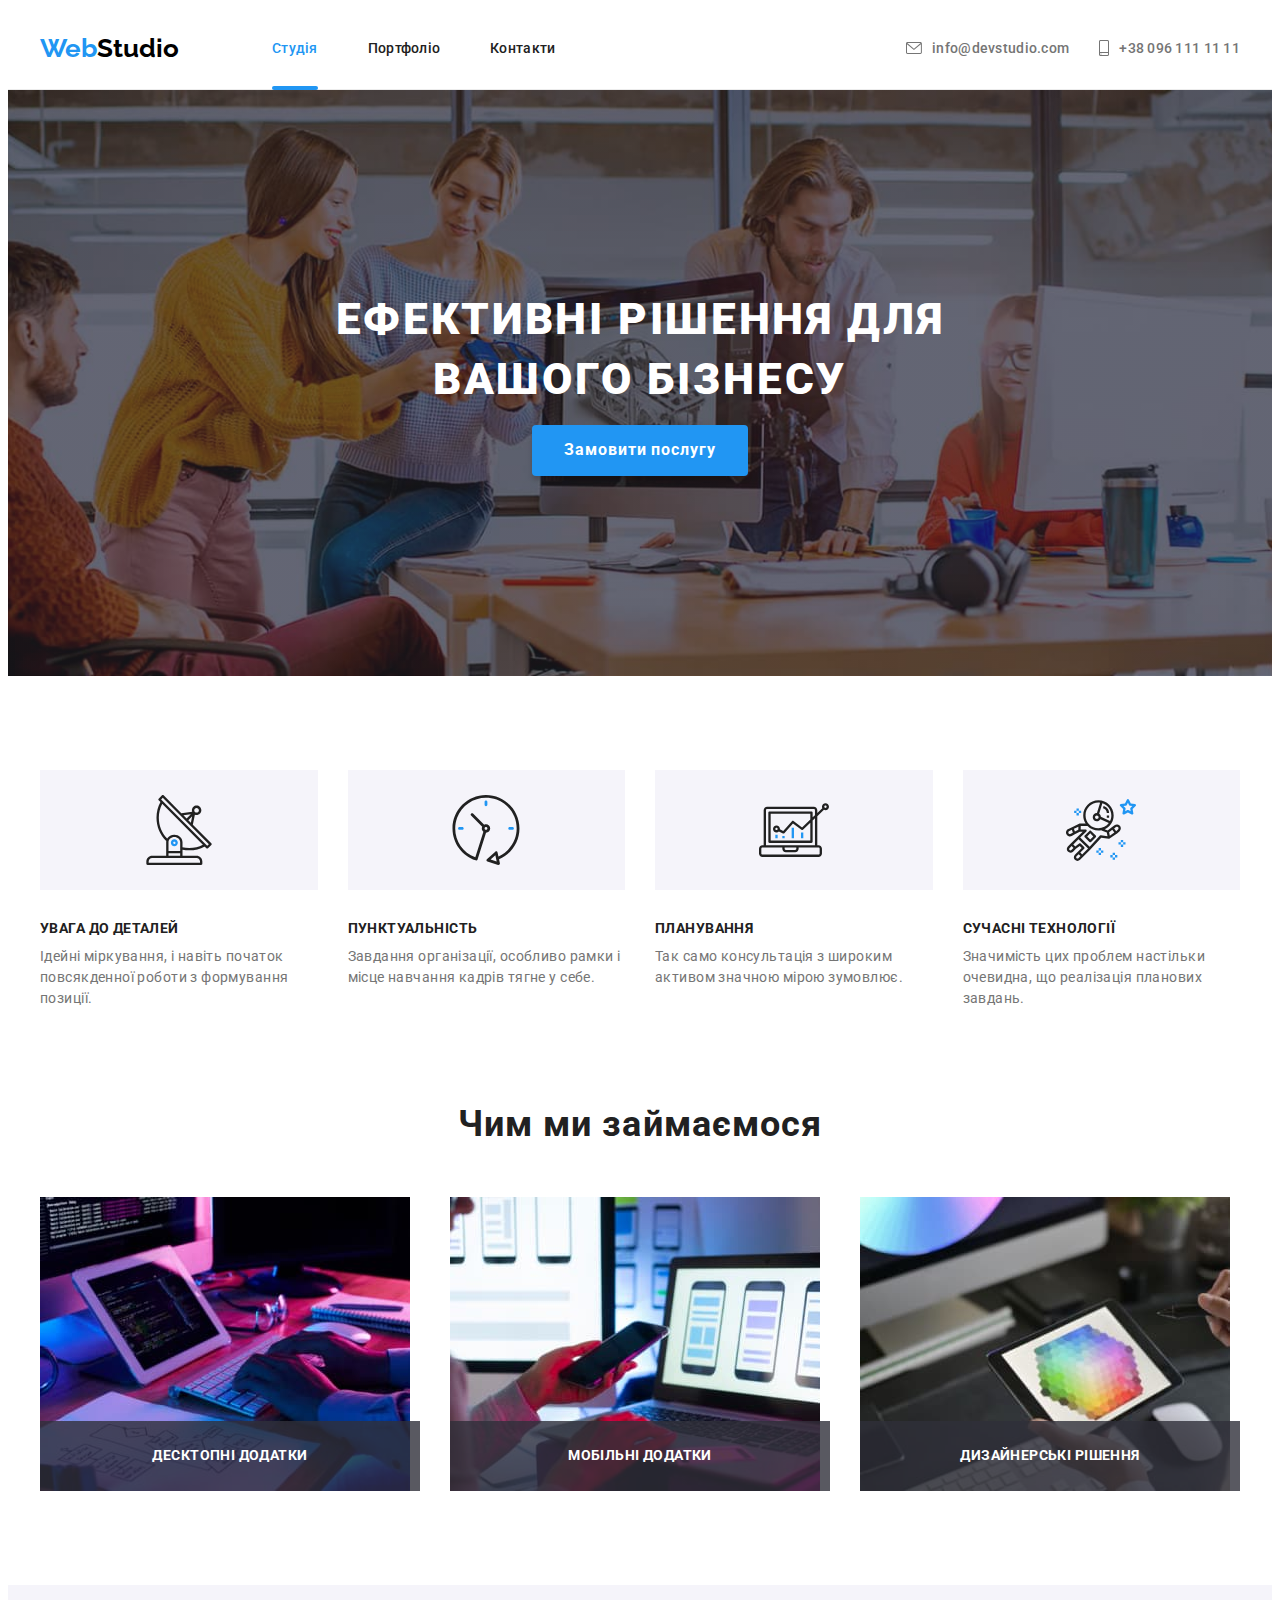
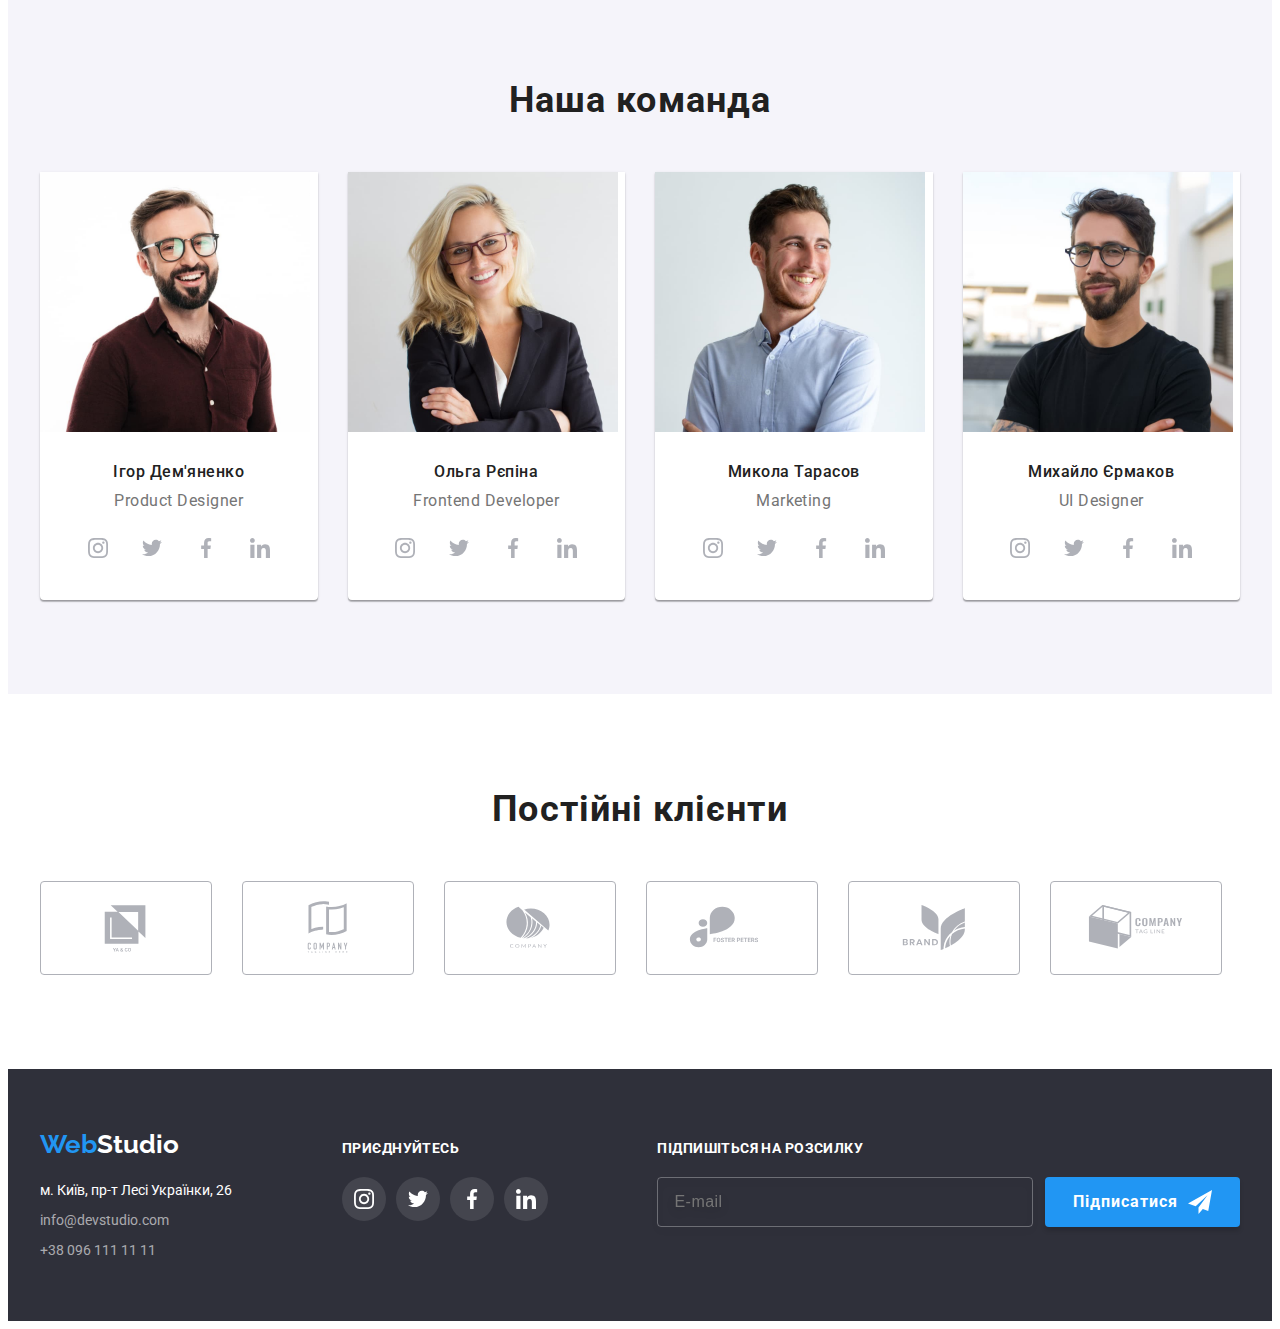
<file: index.html>
<!DOCTYPE html>
<html lang="uk">
	<head>
		<meta charset="UTF-8" />
		<meta http-equiv="X-UA-Compatible" content="IE=edge" />
		<meta name="viewport" content="width=device-width, initial-scale=1.0" />
		<link rel="preconnect" href="https://fonts.googleapis.com" />
		<link rel="preconnect" href="https://fonts.gstatic.com" crossorigin />
		<link href="https://fonts.googleapis.com/css2?family=Raleway:wght@700&family=Roboto:wght@400;500;700;900&display=swap" rel="stylesheet" />
		<link
			rel="stylesheet"
			href="https://cdnjs.cloudflare.com/ajax/libs/modern-normalize/1.1.0/modern-normalize.min.css"
			integrity="sha512-wpPYUAdjBVSE4KJnH1VR1HeZfpl1ub8YT/NKx4PuQ5NmX2tKuGu6U/JRp5y+Y8XG2tV+wKQpNHVUX03MfMFn9Q=="
			crossorigin="anonymous"
			referrerpolicy="no-referrer" />
		<link rel="stylesheet" href="./css/styles.css" />
		<title>Document</title>
	</head>
	<body>
		<header class="header">
			<div class="container">
				<nav class="nav">
					<a href="./index.html" class="logo"><span class="logo-accent">Web</span>Studio</a>
					<ul class="nav-list">
						<li class="item"><a href="./index.html" class="link active">Студія</a></li>
						<li class="item"><a href="./portfolio.html" class="link">Портфоліо</a></li>
						<li class="item"><a href="" class="link">Контакти</a></li>
					</ul>
				</nav>
				<ul class="contacts">
					<li class="item">
						<a href="mailto:info@devstudio.com" class="link">
							<svg class="icon" width="16" height="12"><use href="./images/icons.svg#email"></use></svg>
							info@devstudio.com</a
						>
					</li>
					<li class="item">
						<a href="tel:+380961111111" class="link">
							<svg class="icon" width="10" height="16"><use href="./images/icons.svg#mobile"></use></svg>
							+38 096 111 11 11</a
						>
					</li>
				</ul>
			</div>
		</header>
		<main>
			<section class="hero-section section">
				<div class="container">
					<h1 class="hero uppercase">Ефективні рішення для вашого бізнесу</h1>
					<button type="button" class="action-button" data-open-modal>Замовити послугу</button>
				</div>
			</section>
			<section class="section">
				<div class="container">
					<h2 class="block-title sr-only">Переваги роботи з нами</h2>
					<ul class="features">
						<li class="card">
							<div class="features-bg flex-center">
								<svg class="icon" width="70" height="70"><use href="./images/icons.svg#antenna"></use></svg>
							</div>
							<h3 class="title uppercase">Увага до деталей</h3>
							<p class="text">Ідейні міркування, і навіть початок повсякденної роботи з формування позиції.</p>
						</li>
						<li class="card">
							<div class="features-bg flex-center">
								<svg class="icon" width="70" height="70"><use href="./images/icons.svg#clock"></use></svg>
							</div>
							<h3 class="title uppercase">Пунктуальність</h3>
							<p class="text">Завдання організації, особливо рамки і місце навчання кадрів тягне у себе.</p>
						</li>
						<li class="card">
							<div class="features-bg flex-center">
								<svg class="icon" width="70" height="70"><use href="./images/icons.svg#diagram"></use></svg>
							</div>
							<h3 class="title uppercase">Планування</h3>
							<p class="text">Так само консультація з широким активом значною мірою зумовлює.</p>
						</li>
						<li class="card">
							<div class="features-bg flex-center">
								<svg class="icon" width="70" height="70"><use href="./images/icons.svg#astronaut"></use></svg>
							</div>
							<h3 class="title uppercase">Сучасні технології</h3>
							<p class="text">Значимість цих проблем настільки очевидна, що реалізація планових завдань.</p>
						</li>
					</ul>
				</div>
			</section>
			<section class="section services-section">
				<div class="container">
					<h2 class="block-title">Чим ми займаємося</h2>
					<ul class="services">
						<li class="card thumb">
							<img src="./images/box1.jpg" alt="розробляємо структуру сайту" width="370" />
							<div class="thumb-content flex-center">
								<p class="thumb-text uppercase">Десктопні додатки</p>
							</div>
						</li>
						<li class="card thumb">
							<img src="./images/box2.jpg" alt="робимо адаптивні сайти" width="370" />
							<div class="thumb-content flex-center">
								<p class="thumb-text uppercase">Мобільні додатки</p>
							</div>
						</li>
						<li class="card thumb">
							<img src="./images/box3.jpg" alt="робимо дизайн сайтів" width="370" />
							<div class="thumb-content flex-center">
								<p class="thumb-text uppercase">Дизайнерські рішення</p>
							</div>
						</li>
					</ul>
				</div>
			</section>
			<section class="section team-section">
				<div class="container">
					<h2 class="block-title">Наша команда</h2>
					<ul class="team">
						<li class="card">
							<img class="team-member" src="./images/team-member1.jpg" alt="фото члена команди" width="270" />
							<div class="content">
								<h3 class="title">Ігор Дем'яненко</h3>
								<p class="text">Product Designer</p>
								<ul class="socials flex-center">
									<li class="item">
										<a class="link flex-center" href="" aria-label="instagram">
											<svg class="icon" width="20" height="20"><use href="./images/icons.svg#instagram1"></use></svg>
										</a>
									</li>
									<li class="item">
										<a class="link flex-center" href="" aria-label="twitter">
											<svg class="icon" width="20" height="20"><use href="./images/icons.svg#twitter2"></use></svg>
										</a>
									</li>
									<li class="item">
										<a class="link flex-center" href="" aria-label="facebook">
											<svg class="icon" width="20" height="20"><use href="./images/icons.svg#facebook3"></use></svg>
										</a>
									</li>
									<li class="item">
										<a class="link flex-center" href="" aria-label="linkedin">
											<svg class="icon" width="20" height="20"><use href="./images/icons.svg#linkedin4"></use></svg>
										</a>
									</li>
								</ul>
							</div>
						</li>
						<li class="card">
							<img class="team-member" src="./images/team-member2.jpg" alt="фото члена команди" width="270" />
							<div class="content">
								<h3 class="title">Ольга Рєпіна</h3>
								<p class="text">Frontend Developer</p>
								<ul class="socials flex-center">
									<li class="item">
										<a class="link flex-center" href="" aria-label="instagram">
											<svg class="icon" width="20" height="20"><use href="./images/icons.svg#instagram1"></use></svg>
										</a>
									</li>
									<li class="item">
										<a class="link flex-center" href="" aria-label="twitter">
											<svg class="icon" width="20" height="20"><use href="./images/icons.svg#twitter2"></use></svg>
										</a>
									</li>
									<li class="item">
										<a class="link flex-center" href="" aria-label="facebook">
											<svg class="icon" width="20" height="20"><use href="./images/icons.svg#facebook3"></use></svg>
										</a>
									</li>
									<li class="item">
										<a class="link flex-center" href="" aria-label="linkedin">
											<svg class="icon" width="20" height="20"><use href="./images/icons.svg#linkedin4"></use></svg>
										</a>
									</li>
								</ul>
							</div>
						</li>
						<li class="card">
							<img class="team-member" src="./images/team-member3.jpg" alt="фото члена команди" width="270" />
							<div class="content">
								<h3 class="title">Микола Тарасов</h3>
								<p class="text">Marketing</p>
								<ul class="socials flex-center">
									<li class="item">
										<a class="link flex-center" href="" aria-label="instagram">
											<svg class="icon" width="20" height="20"><use href="./images/icons.svg#instagram1"></use></svg>
										</a>
									</li>
									<li class="item">
										<a class="link flex-center" href="" aria-label="twitter">
											<svg class="icon" width="20" height="20"><use href="./images/icons.svg#twitter2"></use></svg>
										</a>
									</li>
									<li class="item">
										<a class="link flex-center" href="" aria-label="facebook">
											<svg class="icon" width="20" height="20"><use href="./images/icons.svg#facebook3"></use></svg>
										</a>
									</li>
									<li class="item">
										<a class="link flex-center" href="" aria-label="linkedin">
											<svg class="icon" width="20" height="20"><use href="./images/icons.svg#linkedin4"></use></svg>
										</a>
									</li>
								</ul>
							</div>
						</li>
						<li class="card">
							<img class="team-member" src="./images/team-member4.jpg" alt="фото члена команди" width="270" />
							<div class="content">
								<h3 class="title">Михайло Єрмаков</h3>
								<p class="text">UI Designer</p>
								<ul class="socials flex-center">
									<li class="item">
										<a class="link flex-center" href="" aria-label="instagram">
											<svg class="icon" width="20" height="20"><use href="./images/icons.svg#instagram1"></use></svg>
										</a>
									</li>
									<li class="item">
										<a class="link flex-center" href="" aria-label="twitter">
											<svg class="icon" width="20" height="20"><use href="./images/icons.svg#twitter2"></use></svg>
										</a>
									</li>
									<li class="item">
										<a class="link flex-center" href="" aria-label="facebook">
											<svg class="icon" width="20" height="20"><use href="./images/icons.svg#facebook3"></use></svg>
										</a>
									</li>
									<li class="item">
										<a class="link flex-center" href="" aria-label="linkedin">
											<svg class="icon" width="20" height="20"><use href="./images/icons.svg#linkedin4"></use></svg>
										</a>
									</li>
								</ul>
							</div>
						</li>
					</ul>
				</div>
			</section>
			<section class="section">
				<div class="container">
					<h2 class="block-title">Постійні клієнти</h2>
					<ul class="clients">
						<li>
							<a class="link flex-center" href="" aria-label="YA&CO">
								<svg class="icon" width="106" height="60"><use href="./images/icons.svg#Logo1"></use></svg>
							</a>
						</li>
						<li>
							<a class="link flex-center" href="" aria-label="company tagline here">
								<svg class="icon" width="106" height="60"><use href="./images/icons.svg#Logo2"></use></svg>
							</a>
						</li>
						<li>
							<a class="link flex-center" href="" aria-label="company">
								<svg class="icon" width="106" height="60"><use href="./images/icons.svg#Logo3"></use></svg>
							</a>
						</li>
						<li>
							<a class="link flex-center" href="" aria-label="Fooster Peters">
								<svg class="icon" width="106" height="60"><use href="./images/icons.svg#Logo4"></use></svg>
							</a>
						</li>
						<li>
							<a class="link flex-center" href="" aria-label="brand">
								<svg class="icon" width="106" height="60"><use href="./images/icons.svg#Logo5"></use></svg>
							</a>
						</li>
						<li>
							<a class="link flex-center" href="" aria-label="company tag line">
								<svg class="icon" width="106" height="60"><use href="./images/icons.svg#Logo6"></use></svg>
							</a>
						</li>
					</ul>
				</div>
			</section>
		</main>
		<footer class="footer">
			<div class="container">
				<div class="address-info">
					<a href="./index.html" class="logo"><span class="logo-accent">Web</span>Studio</a>
					<address>
						<ul class="contacts">
							<li class="item">
								<a href="" class="link real-address" target="_blank" rel="noopener noreffer nofollow"> м. Київ, пр-т Лесі Українки, 26 </a>
							</li>
							<li class="item">
								<a href="mailto:info@devstudio.com" class="link"> info@devstudio.com </a>
							</li>
							<li class="item">
								<a href="tel:+380961111111" class="link"> +38 096 111 11 11 </a>
							</li>
						</ul>
					</address>
				</div>
				<div class="socials-footer">
					<p class="title uppercase">Приєднуйтесь</p>
					<ul class="socials flex-center">
						<li class="item">
							<a class="link flex-center" href="" aria-label="instagram">
								<svg class="icon" width="20" height="20"><use href="./images/icons.svg#instagram1"></use></svg>
							</a>
						</li>
						<li class="item">
							<a class="link flex-center" href="" aria-label="twitter">
								<svg class="icon" width="20" height="20"><use href="./images/icons.svg#twitter2"></use></svg>
							</a>
						</li>
						<li class="item">
							<a class="link flex-center" href="" aria-label="facebook">
								<svg class="icon" width="20" height="20"><use href="./images/icons.svg#facebook3"></use></svg>
							</a>
						</li>
						<li class="item">
							<a class="link flex-center" href="" aria-label="linkedin">
								<svg class="icon" width="20" height="20"><use href="./images/icons.svg#linkedin4"></use></svg>
							</a>
						</li>
					</ul>
				</div>
				<form class="mail-form">
					<label class="title uppercase" for="email">Підпишіться на розсилку</label>
					<div class="flex-center">
						<input type="email" name="email" id="email" placeholder="E-mail" autocomplete="off" />
						<button class="footer-button action-button" type="submit">
							Підписатися
							<svg class="icon" width="24" height="24">
								<use href="./images/icons.svg#telegram"></use>
							</svg>
						</button>
					</div>
				</form>
			</div>
		</footer>

		<div class="backdrop is-hidden" data-backdrop>
			<div class="modal">
				<button class="button-close" data-close-modal>
					<svg width="18" height="18">
						<use href="./images/icons.svg#close-back"></use>
					</svg>
				</button>
				<form class="modal-form">
					<p class="form-title">Залиште свої дані, ми вам передзвонимо</p>
					<ul>
						<li class="form-item">
							<label for="name">Ім'я</label>
							<input type="text" name="name" id="name" />
							<svg class="icon" width="18" height="18">
								<use href="./images/icons.svg#person"></use>
							</svg>
						</li>
						<li class="form-item">
							<label for="tel">Телефон</label>
							<input type="tel" name="tel" id="tel" />
							<svg class="icon" width="18" height="18">
								<use href="./images/icons.svg#tel"></use>
							</svg>
						</li>
						<li class="form-item">
							<label for="modal-email">Пошта</label>
							<input type="email" name="email" id="modal-email" />
							<svg class="icon" width="18" height="18">
								<use href="./images/icons.svg#modal-email"></use>
							</svg>
						</li>
						<li class="comment-item">
							<label for="comment">Коментар</label>
							<textarea name="comment" id="comment" placeholder="Введіть текст"></textarea>
						</li>
					</ul>
					<label class="policy">
						<input type="checkbox" name="policy" class="custom-checkbox" />
						Погоджуюся з розсилкою та приймаю <a class="policy-link" href="">Умови договору</a>
					</label>
					<button class="modal-button action-button" type="submit">Відправити</button>
				</form>
			</div>
		</div>

		<script src="js/modal.js"></script>
	</body>
</html>
</file>
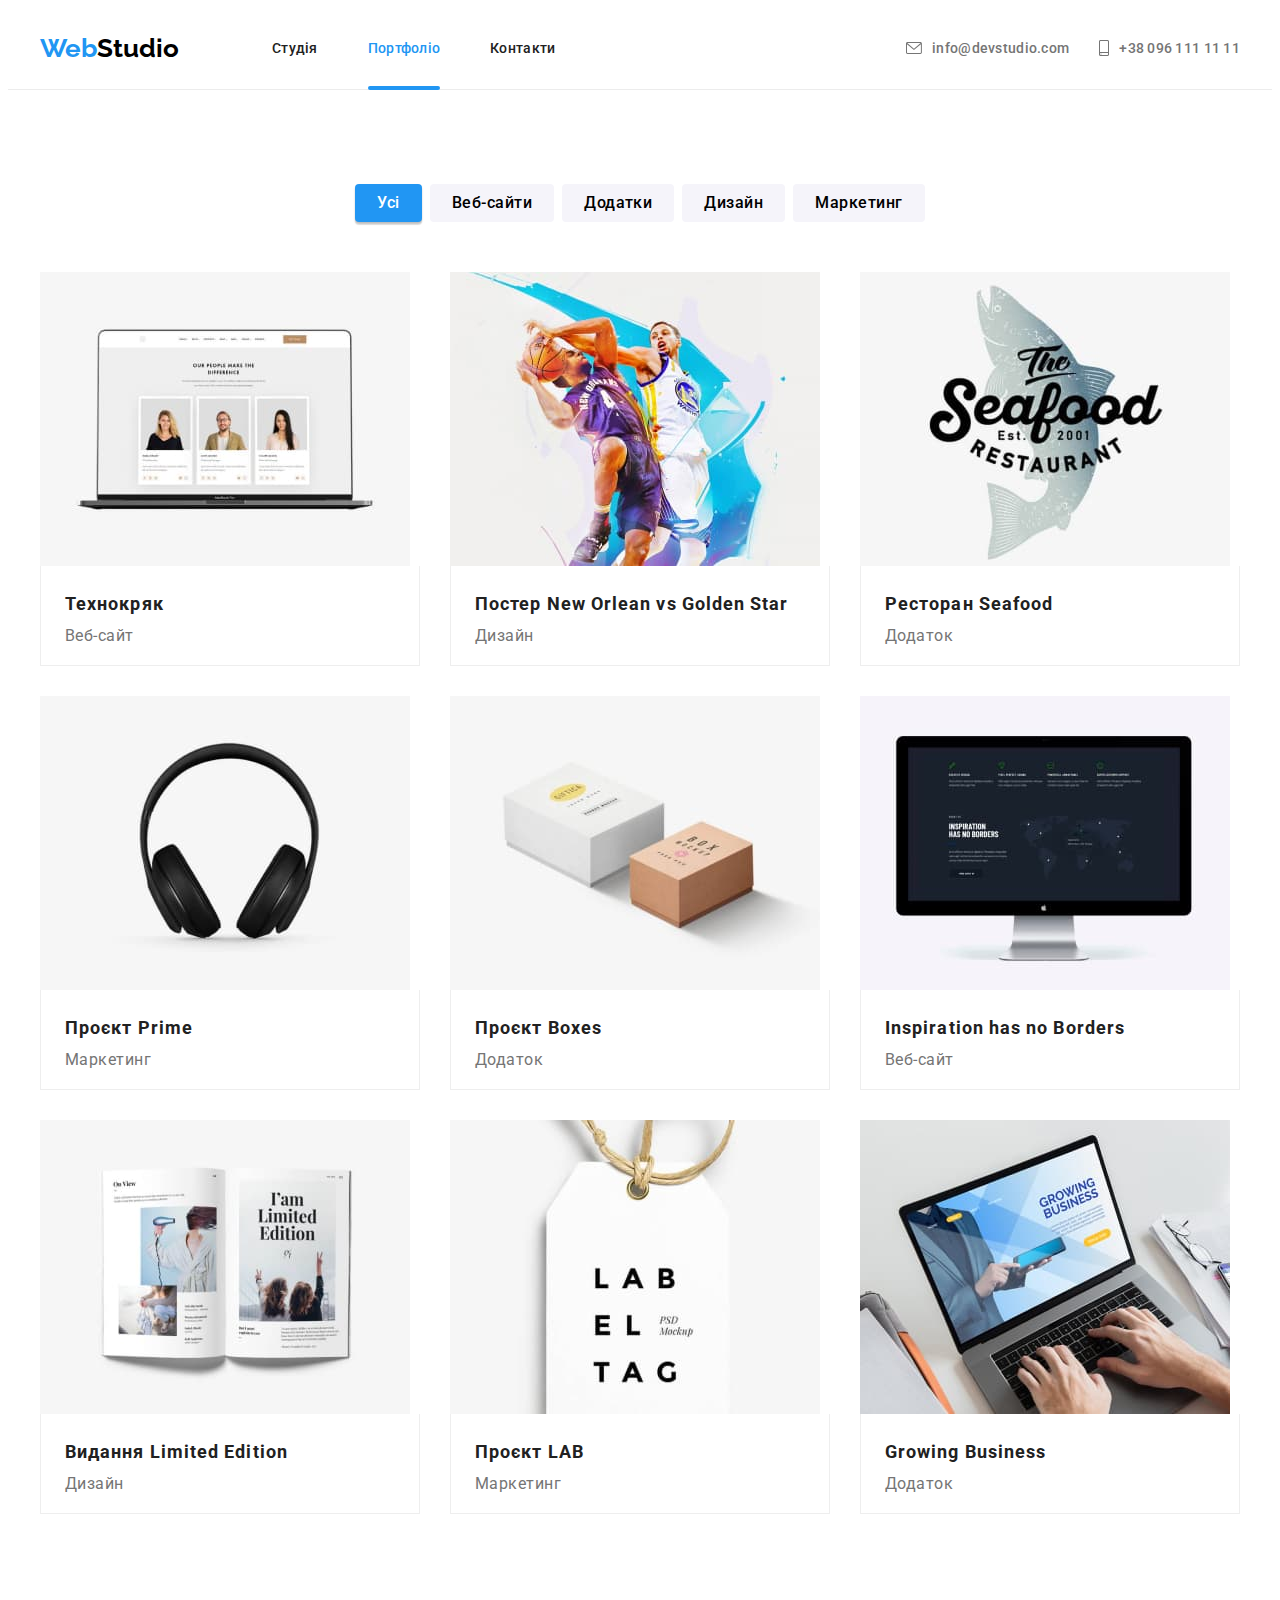
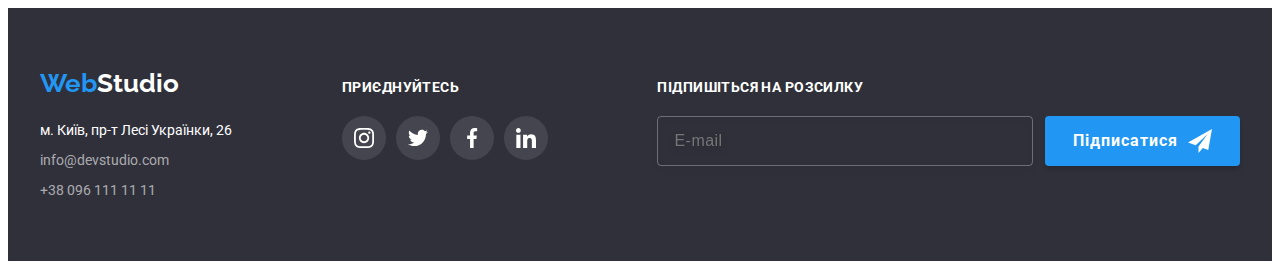
<file: portfolio.html>
<!DOCTYPE html>
<html lang="uk">
	<head>
		<meta charset="UTF-8" />
		<meta http-equiv="X-UA-Compatible" content="IE=edge" />
		<meta name="viewport" content="width=device-width, initial-scale=1.0" />
		<link rel="preconnect" href="https://fonts.googleapis.com" />
		<link rel="preconnect" href="https://fonts.gstatic.com" crossorigin />
		<link href="https://fonts.googleapis.com/css2?family=Raleway:wght@700&family=Roboto:wght@400;500;700;900&display=swap" rel="stylesheet" />
		<link
			rel="stylesheet"
			href="https://cdnjs.cloudflare.com/ajax/libs/modern-normalize/1.1.0/modern-normalize.min.css"
			integrity="sha512-wpPYUAdjBVSE4KJnH1VR1HeZfpl1ub8YT/NKx4PuQ5NmX2tKuGu6U/JRp5y+Y8XG2tV+wKQpNHVUX03MfMFn9Q=="
			crossorigin="anonymous"
			referrerpolicy="no-referrer" />
		<link rel="stylesheet" href="./css/styles.css" />
		<title>Document</title>
	</head>
	<body>
		<header class="header">
			<div class="container">
				<nav class="nav">
					<a href="./index.html" class="logo"><span class="logo-accent">Web</span>Studio</a>
					<ul class="nav-list">
						<li class="item"><a href="./index.html" class="link">Студія</a></li>
						<li class="item"><a href="./portfolio.html" class="link active">Портфоліо</a></li>
						<li class="item"><a href="" class="link">Контакти</a></li>
					</ul>
				</nav>
				<ul class="contacts">
					<li class="item">
						<a href="mailto:info@devstudio.com" class="link">
							<svg class="icon" width="16" height="12"><use href="./images/icons.svg#email"></use></svg>
							info@devstudio.com</a
						>
					</li>
					<li class="item">
						<a href="tel:+380961111111" class="link">
							<svg class="icon" width="10" height="16"><use href="./images/icons.svg#mobile"></use></svg>
							+38 096 111 11 11</a
						>
					</li>
				</ul>
			</div>
		</header>
		<main>
			<section class="section">
				<div class="container">
					<h1 class="sr-only">Галерея наших робіт</h1>
					<ul class="filters-list">
						<li>
							<button type="button" class="filter active">Усі</button>
						</li>
						<li>
							<button type="button" class="filter">Веб-сайти</button>
						</li>
						<li>
							<button type="button" class="filter">Додатки</button>
						</li>
						<li>
							<button type="button" class="filter">Дизайн</button>
						</li>
						<li>
							<button type="button" class="filter">Маркетинг</button>
						</li>
					</ul>
					<ul class="portfolio">
						<li class="card">
							<a href="" class="link">
								<div class="thumb">
									<img src="./images/portfolio-img1.jpg" alt="Ноутбук з відкритим сайтом на ньому" width="370" />
									<div class="thumb-content flex-center">
										<p class="thumb-text">
											Ресурс пропонує комплексні пропозиції з різним рівнем функціоналу та сервісів. Все це дозволить відвідувачу отримати вичерпні
											відомості про компанію чи приватну особу.
										</p>
									</div>
								</div>
								<div class="content">
									<h2 class="title">Технокряк</h2>
									<p class="text">Веб-сайт</p>
								</div>
							</a>
						</li>
						<li class="card">
							<a href="" class="link">
								<div class="thumb">
									<img src="./images/portfolio-img2.jpg" alt="Два гравці з баскетбольним м'ячем" width="370" />
									<div class="thumb-content flex-center">
										<p class="thumb-text">
											Ресурс пропонує комплексні пропозиції з різним рівнем функціоналу та сервісів. Все це дозволить відвідувачу отримати вичерпні
											відомості про компанію чи приватну особу.
										</p>
									</div>
								</div>
								<div class="content">
									<h2 class="title">Постер New Orlean vs Golden Star</h2>
									<p class="text">Дизайн</p>
								</div>
							</a>
						</li>
						<li class="card">
							<a href="" class="link">
								<div class="thumb">
									<img src="./images/portfolio-img3.jpg" alt="Логотип ресторану морепродуктів з зображенням риби на фоні" width="370" />
									<div class="thumb-content flex-center">
										<p class="thumb-text">
											Ресурс пропонує комплексні пропозиції з різним рівнем функціоналу та сервісів. Все це дозволить відвідувачу отримати вичерпні
											відомості про компанію чи приватну особу.
										</p>
									</div>
								</div>
								<div class="content">
									<h2 class="title">Ресторан Seafood</h2>
									<p class="text">Додаток</p>
								</div>
							</a>
						</li>
						<li class="card">
							<a href="" class="link">
								<div class="thumb">
									<img src="./images/portfolio-img4.jpg" alt="Навушники" width="370" />
									<div class="thumb-content flex-center">
										<p class="thumb-text">
											Ресурс пропонує комплексні пропозиції з різним рівнем функціоналу та сервісів. Все це дозволить відвідувачу отримати вичерпні
											відомості про компанію чи приватну особу.
										</p>
									</div>
								</div>
								<div class="content">
									<h2 class="title">Проєкт Prime</h2>
									<p class="text">Маркетинг</p>
								</div>
							</a>
						</li>
						<li class="card">
							<a href="" class="link">
								<div class="thumb">
									<img src="./images/portfolio-img5.jpg" alt="Дві коробки" width="370" />
									<div class="thumb-content flex-center">
										<p class="thumb-text">
											Ресурс пропонує комплексні пропозиції з різним рівнем функціоналу та сервісів. Все це дозволить відвідувачу отримати вичерпні
											відомості про компанію чи приватну особу.
										</p>
									</div>
								</div>
								<div class="content">
									<h2 class="title">Проєкт Boxes</h2>
									<p class="text">Додаток</p>
								</div>
							</a>
						</li>
						<li class="card">
							<a href="" class="link">
								<div class="thumb">
									<img src="./images/portfolio-img6.jpg" alt="Комп'ютер з відкритим сайтом" width="370" />
									<div class="thumb-content flex-center">
										<p class="thumb-text">
											Ресурс пропонує комплексні пропозиції з різним рівнем функціоналу та сервісів. Все це дозволить відвідувачу отримати вичерпні
											відомості про компанію чи приватну особу.
										</p>
									</div>
								</div>
								<div class="content">
									<h2 class="title">Inspiration has no Borders</h2>
									<p class="text">Веб-сайт</p>
								</div>
							</a>
						</li>
						<li class="card">
							<a href="" class="link">
								<div class="thumb">
									<img src="./images/portfolio-img7.jpg" alt="Журнал" width="370" />
									<div class="thumb-content flex-center">
										<p class="thumb-text">
											Ресурс пропонує комплексні пропозиції з різним рівнем функціоналу та сервісів. Все це дозволить відвідувачу отримати вичерпні
											відомості про компанію чи приватну особу.
										</p>
									</div>
								</div>
								<div class="content">
									<h2 class="title">Видання Limited Edition</h2>
									<p class="text">Дизайн</p>
								</div>
							</a>
						</li>
						<li class="card">
							<a href="" class="link">
								<div class="thumb">
									<img src="./images/portfolio-img8.jpg" alt="Бірка з логотипом бренду" width="370" />
									<div class="thumb-content flex-center">
										<p class="thumb-text">
											Ресурс пропонує комплексні пропозиції з різним рівнем функціоналу та сервісів. Все це дозволить відвідувачу отримати вичерпні
											відомості про компанію чи приватну особу.
										</p>
									</div>
								</div>
								<div class="content">
									<h2 class="title">Проєкт LAB</h2>
									<p class="text">Маркетинг</p>
								</div>
							</a>
						</li>
						<li class="card">
							<a href="" class="link">
								<div class="thumb">
									<img src="./images/portfolio-img9.jpg" alt="Людина працює за ноутбуком" width="370" />
									<div class="thumb-content flex-center">
										<p class="thumb-text">
											Ресурс пропонує комплексні пропозиції з різним рівнем функціоналу та сервісів. Все це дозволить відвідувачу отримати вичерпні
											відомості про компанію чи приватну особу.
										</p>
									</div>
								</div>
								<div class="content">
									<h2 class="title">Growing Business</h2>
									<p class="text">Додаток</p>
								</div>
							</a>
						</li>
					</ul>
				</div>
			</section>
		</main>
		<footer class="footer">
			<div class="container">
				<div class="address-info">
					<a href="./index.html" class="logo"><span class="logo-accent">Web</span>Studio</a>
					<address>
						<ul class="contacts">
							<li class="item">
								<a href="" class="link real-address" target="_blank" rel="noopener noreffer nofollow"> м. Київ, пр-т Лесі Українки, 26 </a>
							</li>
							<li class="item">
								<a href="mailto:info@devstudio.com" class="link"> info@devstudio.com </a>
							</li>
							<li class="item">
								<a href="tel:+380961111111" class="link"> +38 096 111 11 11 </a>
							</li>
						</ul>
					</address>
				</div>
				<div class="socials-footer">
					<p class="title uppercase">Приєднуйтесь</p>
					<ul class="socials flex-center">
						<li class="item">
							<a class="link flex-center" href="" aria-label="instagram">
								<svg class="icon" width="20" height="20"><use href="./images/icons.svg#instagram1"></use></svg>
							</a>
						</li>
						<li class="item">
							<a class="link flex-center" href="" aria-label="twitter">
								<svg class="icon" width="20" height="20"><use href="./images/icons.svg#twitter2"></use></svg>
							</a>
						</li>
						<li class="item">
							<a class="link flex-center" href="" aria-label="facebook">
								<svg class="icon" width="20" height="20"><use href="./images/icons.svg#facebook3"></use></svg>
							</a>
						</li>
						<li class="item">
							<a class="link flex-center" href="" aria-label="linkedin">
								<svg class="icon" width="20" height="20"><use href="./images/icons.svg#linkedin4"></use></svg>
							</a>
						</li>
					</ul>
				</div>
				<form class="mail-form">
					<label class="title uppercase" for="email">Підпишіться на розсилку</label>
					<div class="flex-center">
						<input type="email" name="email" id="email" placeholder="E-mail" autocomplete="off" />
						<button class="footer-button action-button" type="submit">
							Підписатися
							<svg class="icon" width="24" height="24">
								<use href="./images/icons.svg#telegram"></use>
							</svg>
						</button>
					</div>
				</form>
			</div>
		</footer>
	</body>
</html>
</file>
<file: css/styles.css>
:root {
	--main-color: #212121;
	--second-color: #757575;
	--accent-color: #2196f3;
	--button-hover: #188ce8;
	--white-color-colorbg: #fff;
	--dark-background: #2f303a;
	--grey-background: #f5f4fa;
	--icon-color: #afb1b8;

	--letter-spacing: 0.03em;
	--big-letter-spacing: 0.06em;
	--line-height-auto: 1.2;
}
/*C: Utilities */
body {
	font-family: "Roboto", sans-serif;
	color: var(--main-color);
	background-color: var(--white-color-colorbg);
}
.container {
	width: 1200px;
	margin: 0 auto;
	padding: 0 15px;
}
.section {
	padding-top: 94px;
	padding-bottom: 94px;
}
.services-section {
	padding-top: 0;
}
.footer {
	padding-top: 60px;
	padding-bottom: 60px;
}
h1,
h2,
h3 {
	margin-top: 0;
}
a {
	text-decoration: none;
	color: var(--main-color);
}
ul {
	margin-top: 0;
	margin-bottom: 0;
	padding-left: 0;

	list-style: none;
}
button {
	padding: 0;
	font-family: inherit;
	cursor: pointer;

	border-radius: 4px;
}
img {
	display: block;
}
address {
	font-style: normal;
}
.uppercase {
	text-transform: uppercase;
}
.flex-center {
	display: flex;
	justify-content: center;
	align-items: center;
}
.sr-only {
	position: absolute;
	left: -10000px;
	top: auto;
	width: 1px;
	height: 1px;
	overflow: hidden;
}
/*C: Header */
.header {
	border-bottom: 1px solid #ececec;
}
.header .item,
.header .container,
.nav {
	display: flex;
	align-items: center;
}
.nav-list {
	display: flex;
	gap: 50px;
}
.logo {
	display: block;
	margin-right: 93px;
	padding-top: 24px;
	padding-bottom: 24px;

	font-family: "Raleway", sans-serif;
	font-weight: 700;
	font-size: 26px;
	line-height: var(--line-height-auto);
	color: #000000;
}
.header .link {
	position: relative;
	padding: 32px 0;
}
.nav-list .link::after {
	content: "";
	position: absolute;
	bottom: -1px;
	display: block;

	width: 100%;
	height: 4px;

	background-color: var(--accent-color);
	border-radius: 2px;
	transform: scaleX(0);
	transition: transform 250ms cubic-bezier(0.4, 0, 0.2, 1);
}
.nav-list .link.active::after,
.nav-list .link:hover::after,
.nav-list .link:focus::after {
	transform: scaleX(1);
}
.header .link {
	font-weight: 500;
	font-size: 14px;
	letter-spacing: 0.02em;
	line-height: var(--line-height-auto);
	transition: color 250ms cubic-bezier(0.4, 0, 0.2, 1);
}
.header .contacts {
	margin-left: auto;
}
.header .contacts a {
	color: var(--second-color);
}
.contacts .icon {
	margin-right: 10px;
	fill: currentColor;
}
/*C: Hero section */
.hero-section.section {
	padding-top: 200px;
	padding-bottom: 200px;
}
.hero-section {
	max-width: 1600px;
	margin: 0 auto;

	background-image: linear-gradient(180deg, rgba(47, 48, 58, 0.4) 0%, rgba(47, 48, 58, 0.4) 100%), url(../images/hero-bg-img.jpg);
	background-position: center;
	background-size: cover;
	background-repeat: no-repeat;
}
.hero-section,
.footer {
	background-color: var(--dark-background);
}
.hero {
	margin: 0 auto;
	margin-bottom: 16px;
	max-width: 696px;
	text-align: center;

	font-weight: 900;
	font-size: 44px;
	letter-spacing: var(--big-letter-spacing);
	line-height: 1.36;
}
.hero,
.address-info > :first-child,
.footer .link.real-address,
.footer .title {
	color: var(--white-color-colorbg);
}
.action-button {
	display: block;
	padding: 10px 32px;
	margin: 0 auto;
	text-align: center;

	font-weight: 700;
	font-size: 16px;
	letter-spacing: var(--big-letter-spacing);
	line-height: 1.88;

	color: var(--white-color-colorbg);
	background-color: var(--accent-color);

	border-style: none;
	box-shadow: 0px 4px 4px rgba(0, 0, 0, 0.15);
	transition: background-color 250ms cubic-bezier(0.4, 0, 0.2, 1);
}
/*C: Features section */
.features,
.services,
.team,
.clients,
.header .contacts {
	display: flex;
	gap: 30px;
}
.features > .card,
.team > .card {
	width: calc((100% - 90px) / 4);
}
.features-bg {
	height: 120px;
	margin-bottom: 30px;

	background-color: var(--grey-background);
}
.features .title,
.footer .title {
	margin-bottom: 10px;

	font-weight: 700;
	font-size: 14px;
	line-height: var(--line-height-auto);
	letter-spacing: var(--letter-spacing);
}
.text {
	margin-bottom: 0;
	margin-top: 0;

	letter-spacing: var(--letter-spacing);

	color: var(--second-color);
}
.features .text,
.footer .link {
	font-size: 14px;
	line-height: 1.5;
}
/* C: Services and team sections*/
.services > .card,
.portfolio > .card {
	width: calc((100% - 60px) / 3);
}
.thumb {
	position: relative;
}
.services .thumb-content {
	position: absolute;
	bottom: 0;
	display: flex;
	justify-content: center;
	align-items: center;

	width: 100%;
	height: 70px;

	background-color: rgba(47, 48, 58, 0.8);
}
.services .thumb-text {
	margin: 0;

	font-weight: 700;
	font-size: 14px;
	line-height: var(--line-height-auto);
	letter-spacing: var(--letter-spacing);

	color: var(--white-color-colorbg);
}
.block-title {
	margin-bottom: 50px;
	text-align: center;

	font-weight: 700;
	font-size: 36px;
	line-height: var(--line-height-auto);
	letter-spacing: var(--letter-spacing);
}
.team-section {
	background-color: var(--grey-background);
}
.team .card {
	background-color: var(--white-color-colorbg);

	border-radius: 0 0 4px 4px;
	box-shadow: 0px 1px 3px rgba(0, 0, 0, 0.12), 0px 1px 1px rgba(0, 0, 0, 0.14), 0px 2px 1px rgba(0, 0, 0, 0.2);
}
.team .content {
	padding: 30px 0;
}
.team .title {
	margin-bottom: 10px;
	text-align: center;
}
.team .title,
.filter {
	display: block;

	font-weight: 500;
}
.team .title,
.team .text,
.portfolio .text,
.filter {
	font-size: 16px;
	line-height: var(--line-height-auto);
	letter-spacing: var(--letter-spacing);
}
.team .text {
	margin-bottom: 16px;
	text-align: center;
}
/* C: Clients section */
.socials .link {
	width: 100%;
	height: 100%;

	border-radius: 50%;
	background-color: rgba(255, 255, 255, 0.1);

	transition: background-color 250ms cubic-bezier(0.4, 0, 0.2, 1), color 250ms cubic-bezier(0.4, 0, 0.2, 1);
}
.socials-footer .link {
	transition: background-color 250ms cubic-bezier(0.4, 0, 0.2, 1);
}
.clients .link {
	height: 92px;
	width: 170px;

	color: var(--icon-color);

	border-radius: 4px;
	border: 1px solid var(--icon-color);

	transition: color 250ms cubic-bezier(0.4, 0, 0.2, 1), border 250ms cubic-bezier(0.4, 0, 0.2, 1);
}
.clients .icon,
.socials .icon,
.modal-form .icon,
.button-close {
	fill: currentColor;
}
/* C:Footer */
.footer .container {
	display: flex;
	align-items: baseline;
	gap: 70px;
}
.clients .icon,
.address-info .link {
	transition: color 250ms cubic-bezier(0.4, 0, 0.2, 1);
}
.footer .logo {
	padding: 0;
	margin-bottom: 20px;
}
.socials {
	gap: 10px;
}
.socials-footer .title,
.mail-form .title {
	margin-bottom: 20px;
	margin-top: 0;
}
.socials .item {
	height: 44px;
	width: 44px;
}
.socials a,
.clients a,
.contacts a,
.footer-button {
	display: flex;
	align-items: center;
}
.socials a,
.clients a {
	color: var(--icon-color);
}
.address-info .item:not(:last-child) {
	margin-bottom: 9px;
}
.footer .link {
	color: rgba(255, 255, 255, 0.6);
}
.mail-form {
	margin-left: auto;
}
.mail-form [type="email"] {
	display: block;
	padding: 14px 0 14px 16px;
	margin-right: 12px;

	width: 358px;

	font-size: 16px;
	line-height: 1.25;
	letter-spacing: var(--letter-spacing);

	color: rgba(255, 255, 255, 0.6);
	background-color: transparent;
	border: 1px solid rgba(255, 255, 255, 0.3);
	border-radius: 4px;

	filter: drop-shadow(0px 4px 4px rgba(0, 0, 0, 0.15));
	transition: outline 250ms cubic-bezier(0.4, 0, 0.2, 1);
}
.mail-form .title {
	display: block;
}
.footer-button {
	padding: 10px 28px;
}
.footer-button .icon {
	margin-left: 10px;
}
/*C: Portfolio page */
.filters-list {
	display: flex;
	justify-content: center;
	gap: 8px;
	margin-bottom: 50px;
}
.filter {
	padding: 6px 22px;
	text-align: center;

	letter-spacing: var(--letter-spacing);
	line-height: 1.63;

	background-color: var(--grey-background);

	border-style: none;
	transition: color 250ms cubic-bezier(0.4, 0, 0.2, 1), background-color 250ms cubic-bezier(0.4, 0, 0.2, 1),
		box-shadow 250ms cubic-bezier(0.4, 0, 0.2, 1);
}
.portfolio {
	display: flex;
	flex-wrap: wrap;
}
.portfolio .card:not(:nth-last-child(-n + 3)) {
	margin-bottom: 30px;
}
.portfolio .thumb {
	overflow: hidden;
}
.portfolio .card:not(:nth-child(3n)) {
	margin-right: 30px;
}
.portfolio .link {
	display: block;
	transition: box-shadow 250ms cubic-bezier(0.4, 0, 0.2, 1);
}
.portfolio .thumb-content {
	position: absolute;
	top: 0;
	left: 0;
	height: 100%;
	padding: 63px 24px;

	background-color: rgba(33, 150, 243, 0.9);
	transform: translateY(100%);
	transition: transform 250ms cubic-bezier(0.4, 0, 0.2, 1);
}
.portfolio .thumb-text {
	font-size: 18px;
	line-height: 1.56;
	letter-spacing: var(--letter-spacing);

	color: var(--white-color-colorbg);
}
.portfolio .content {
	padding: 20px 24px;

	border: 1px solid #eeeeee;
	border-top: none;
}
.portfolio .title {
	margin-bottom: 4px;

	font-weight: 700;
	font-size: 18px;
	line-height: 2;
	letter-spacing: var(--big-letter-spacing);
}
/*C: Hovers/Focus */
.action-button:hover,
.action-button:focus,
.socials .link:hover,
.socials .link:focus {
	background-color: var(--button-hover);
}
.logo-accent,
.link.active,
.link:hover,
.link:focus,
.footer .link:hover,
.footer .link:focus,
.header .link:hover,
.header .link:focus,
.clients .link:hover .icon,
.clients .link:focus .icon,
.button-close:hover,
.button-close:focus {
	color: var(--accent-color);
}
.clients .link:hover,
.clients .link:focus {
	border: 1px solid var(--accent-color);
}
.footer .icon,
.socials a:hover .icon,
.socials .link:focus .icon {
	color: var(--white-color-colorbg);
}
.filter.active,
.filter:hover,
.filter:focus {
	color: var(--white-color-colorbg);
	background-color: var(--accent-color);
	box-shadow: 0px 3px 1px rgba(0, 0, 0, 0.1), 0px 1px 2px rgba(0, 0, 0, 0.08), 0px 2px 2px rgba(0, 0, 0, 0.12);
}
.portfolio .link:hover,
.portfolio .link:focus {
	box-shadow: 0px 1px 1px rgba(0, 0, 0, 0.12), 0px 4px 4px rgba(0, 0, 0, 0.06), 1px 4px 6px rgba(0, 0, 0, 0.16);
	color: initial;
}
.portfolio .link:hover .thumb-content,
.portfolio .link:focus .thumb-content {
	transform: translateY(0);
}

/* C: Modal */
.backdrop {
	position: fixed;
	top: 0;
	left: 0;
	bottom: 0;
	right: 0;

	background-color: rgba(0, 0, 0, 0.2);
	opacity: 1;
	transition: opacity 250ms cubic-bezier(0.4, 0, 0.2, 1);
}
.backdrop.is-hidden {
	opacity: 0;
	pointer-events: none;
}
.backdrop.is-hidden .modal {
	transform: translate(-50%, -50%) scale(1.1);
}
.modal {
	position: absolute;
	top: 50%;
	left: 50%;
	transform: translate(-50%, -50%) scale(1);
	padding: 40px;

	min-width: 528px;
	min-height: 581px;

	background-color: var(--white-color-colorbg);

	box-shadow: 0px 1px 3px rgba(0, 0, 0, 0.12), 0px 1px 1px rgba(0, 0, 0, 0.14), 0px 2px 1px rgba(0, 0, 0, 0.2);
	border-radius: 4px;
	transition: transform 250ms cubic-bezier(0.4, 0, 0.2, 1);
}
.button-close {
	position: absolute;
	top: 8px;
	right: 8px;
	display: flex;
	justify-content: center;
	align-items: center;

	width: 30px;
	height: 30px;

	background-color: var(--white-color-colorbg);

	border: 1px solid rgba(0, 0, 0, 0.1);
	border-radius: 50%;
}
/* C: Modal form */
.modal-form {
	width: 448px;
	margin: 0 auto;

	color: var(--main-color);
}
.form-title {
	margin-top: 0;
	margin-bottom: 12px;

	font-weight: 700;
	font-size: 20px;
	line-height: 1.15;
	text-align: center;
	letter-spacing: var(--letter-spacing);
}
.form-item {
	position: relative;
	margin-bottom: 10px;
}
.form-item label,
[for="comment"] {
	display: block;
	margin-bottom: 4px;

	color: var(--second-color);
}
.modal-form label,
textarea::placeholder {
	font-family: inherit;
	font-size: 12px;
	line-height: 1.17;
	letter-spacing: 0.01em;
}
.form-item .icon {
	position: absolute;
	bottom: 11px;
	left: 12px;
}
.modal-form input:not([type="checkbox"]),
textarea {
	padding-left: 42px;
	width: 100%;
	height: 40px;

	border: 1px solid rgba(33, 33, 33, 0.2);
	border-radius: 4px;
	outline: 1px solid transparent;
	outline-offset: -1px;

	transition: outline 250ms cubic-bezier(0.4, 0, 0.2, 1);
}
.comment-item {
	margin-bottom: 20px;
}
textarea {
	padding: 12px 16px;
	height: 120px;
	resize: none;

	color: var(--second-color);
}
textarea::placeholder {
	color: rgba(117, 117, 117, 0.5);
}
.modal-form .policy {
	margin-bottom: 30px;
	display: flex;
	justify-content: center;
	align-items: center;

	font-size: 14px;
	line-height: 1.71;

	letter-spacing: var(--letter-spacing);
}
.policy-link {
	margin-left: 2px;
	color: #2196f3;
	text-decoration-line: underline;
	text-underline-position: under;
}
.modal-button {
	padding: 10px 52px;
}
.modal-form input:focus:not([type="checkbox"]),
textarea:focus,
.mail-form input:focus {
	outline: 1px solid var(--accent-color);
}
.form-item:focus-within .icon,
.form-item:focus-within label,
.comment-item:focus-within label,
textarea:focus::placeholder,
.mail-form input:focus::placeholder {
	color: var(--accent-color);
}
.custom-checkbox {
	margin-right: 7px;

	width: 16px;
	height: 15px;

	border: 2px solid var(--main-color);
	border-radius: 2px;

	background-color: var(--white-color-colorbg);
	background-position: center;
	background-repeat: no-repeat;
	background-size: 0;
	transition: background-size 100ms cubic-bezier(0.4, 0, 0.2, 1), background-color 100ms cubic-bezier(0.4, 0, 0.2, 1),
		border 100ms cubic-bezier(0.4, 0, 0.2, 1);

	background-image: url("data:image/svg+xml,%3Csvg xmlns='http://www.w3.org/2000/svg' id='checked' viewBox='0 0 13 10'%3E%3Cpath d='M1.95703 4.75166L1.88825 4.68604L1.81923 4.75141L0.93123 5.59258L0.854858 5.66492L0.930974 5.73753L4.42671 9.07236L4.49574 9.1382L4.56476 9.07236L12.069 1.91352L12.1449 1.84116L12.069 1.76881L11.1873 0.927644L11.1183 0.861826L11.0493 0.927611L4.49577 7.17353L1.95703 4.75166Z' fill='%23fff'%3E%3C/path%3E%3C/svg%3E");

	-moz-appearance: none;
	-webkit-appearance: none;
	appearance: none;
}

.custom-checkbox:checked {
	background-color: var(--accent-color);
	background-size: 100%;
	border: 1px solid transparent;
}
</file>
